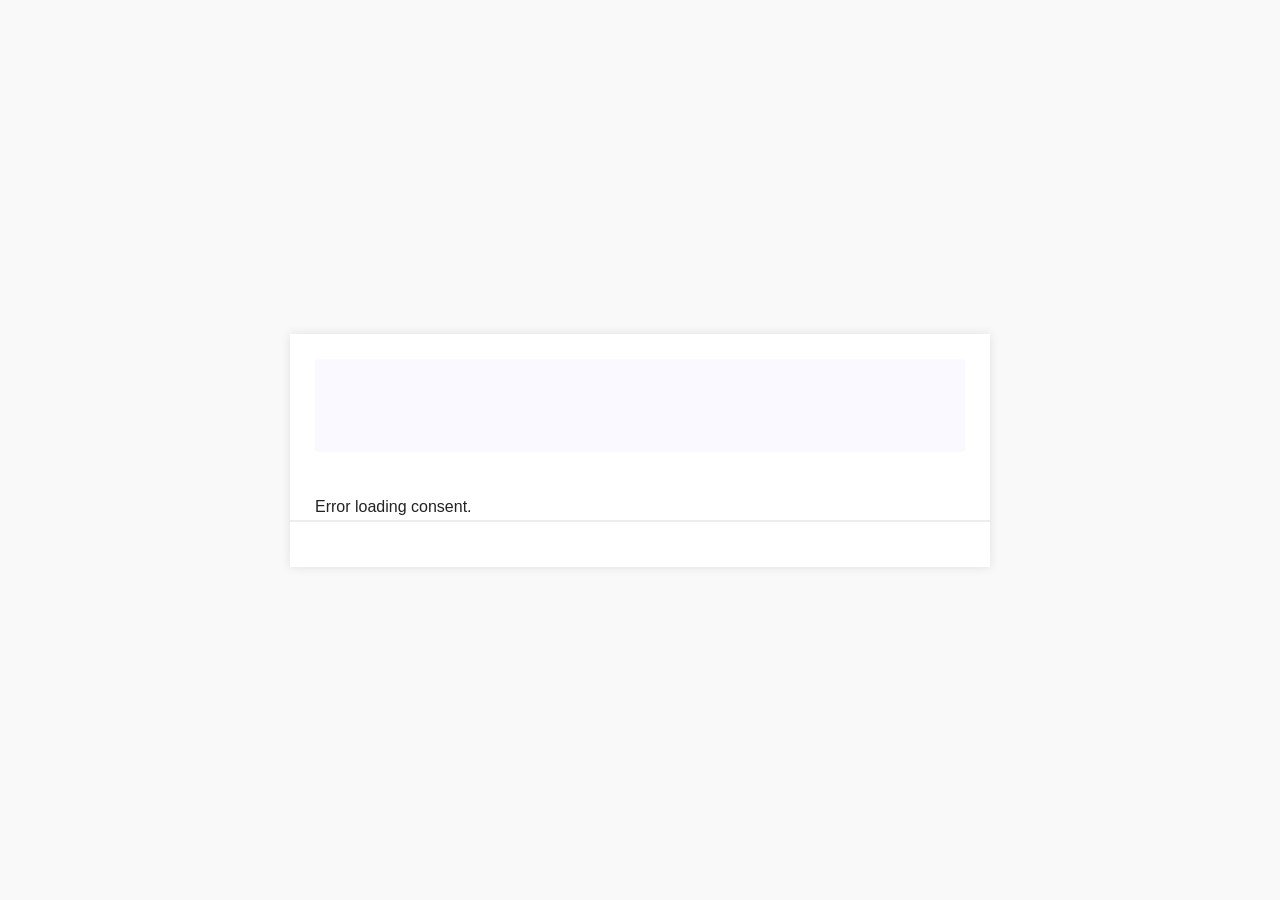
<file: index.html>
<!DOCTYPE html>
<html lang="english">
<head>
  <meta charset="UTF-8" />
  <meta name="viewport" content="width=device-width, initial-scale=1.0" />
  <title>Consent Widget</title>
  <link rel="stylesheet" href="styles.css" />
</head>
<body>
  <div class="widget-container">
   	<div class="header-language-wrapper-container ">
		<div id="language-wrapper" style="display: none;">
		    <div class="dropdown">
			<label for="langSelect">Language Preference <br></label>
			<select id="langSelect"></select>
			</div>
		</div>  
	</div>
    <div class="header-container">
      <div class="logo-area" id="logo-area"></div>
    </div>
    	<div class ="preview-statements">
        <div id="consent-root">Loading consent form...</div>
        <div id="error-message" class="error-message"></div>
        <div id="toast"></div>
      </div> 
      <div class="full-width-footer-border"></div>
      <div class="button-group" id="button-group">
          <button class="cancel" id="cancelBtn" style="display: none;">Cancel</button>
          <button class="submit" id="submitBtn" style="display: none;">Submit</button>
      </div>
    
  </div>
  <script>
    // Configuration options for the consent widget
    window.consentWidgetConfig = {
      consentFormId: "b680785d-b037-48f7-bfb8-bb4c70ef1bb3",
      apiUrl: "https://perf.pre-dataprivacy.com/cpm-api/consent/v1/getConsentFormById",
      submitApiUrl: "https://perf.pre-dataprivacy.com/cpm-api/consent/v1/createOrUpdateConsent",
      dataPrincipalId: [
        {
          key: "email",
          value: "email"
        }
      ],
      showButtons: true,
      showLanguageDropdown: true,
      enableCheckboxes: true,
      enableRadioButtons: true,
      enableDropdowns: true
    };
  </script>
  <script src="script.js"></script>
</body>
</html>
</file>
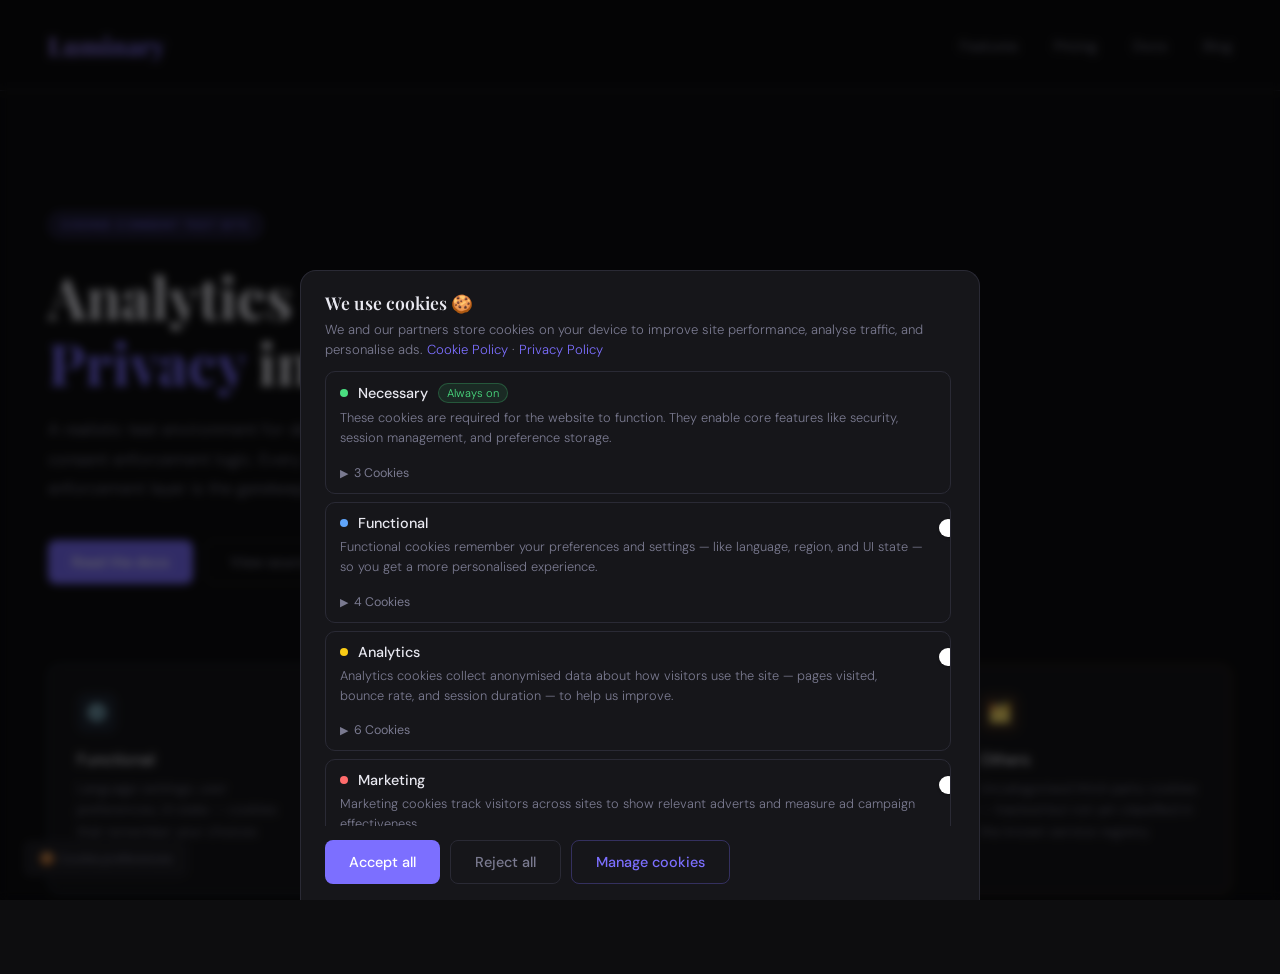
<file: index 3.html>
<!DOCTYPE html>
<html lang="en">
<head>
<meta charset="UTF-8" />
<meta name="viewport" content="width=device-width, initial-scale=1.0" />
<title>Luminary — Analytics Test Site</title>
<link href="https://fonts.googleapis.com/css2?family=Playfair+Display:wght@400;600;700&family=DM+Sans:wght@300;400;500&display=swap" rel="stylesheet" />
<style>
  :root {
    --bg: #0d0d0f;
    --surface: #16161a;
    --surface2: #1e1e24;
    --border: #2a2a35;
    --text: #e8e8f0;
    --muted: #7a7a90;
    --accent: #7c6fff;
    --accent2: #ff6b6b;
    --green: #4ade80;
    --yellow: #facc15;
    --blue: #60a5fa;
    --orange: #fb923c;
  }

  * { box-sizing: border-box; margin: 0; padding: 0; }

  body {
    background: var(--bg);
    color: var(--text);
    font-family: 'DM Sans', sans-serif;
    font-weight: 300;
    min-height: 100vh;
    overflow-x: hidden;
  }

  /* ─── MAIN PAGE ─────────────────────────────── */
  header {
    padding: 28px 48px;
    display: flex;
    align-items: center;
    justify-content: space-between;
    border-bottom: 1px solid var(--border);
    backdrop-filter: blur(10px);
    position: sticky;
    top: 0;
    z-index: 10;
    background: rgba(13,13,15,0.85);
  }

  .logo {
    font-family: 'Playfair Display', serif;
    font-size: 1.6rem;
    font-weight: 700;
    background: linear-gradient(135deg, #a78bff, #7c6fff);
    -webkit-background-clip: text;
    -webkit-text-fill-color: transparent;
    background-clip: text;
  }

  nav a {
    color: var(--muted);
    text-decoration: none;
    margin-left: 32px;
    font-size: 0.9rem;
    font-weight: 400;
    transition: color 0.2s;
  }
  nav a:hover { color: var(--text); }

  .hero {
    padding: 120px 48px 80px;
    max-width: 700px;
  }

  .hero-tag {
    display: inline-block;
    background: rgba(124,111,255,0.15);
    border: 1px solid rgba(124,111,255,0.3);
    color: var(--accent);
    font-size: 0.75rem;
    font-weight: 500;
    text-transform: uppercase;
    letter-spacing: 0.1em;
    padding: 5px 12px;
    border-radius: 100px;
    margin-bottom: 24px;
  }

  h1 {
    font-family: 'Playfair Display', serif;
    font-size: clamp(2.2rem, 5vw, 3.6rem);
    font-weight: 700;
    line-height: 1.15;
    margin-bottom: 20px;
  }

  h1 span { color: var(--accent); }

  .hero p {
    color: var(--muted);
    font-size: 1.05rem;
    line-height: 1.75;
    margin-bottom: 36px;
    max-width: 520px;
  }

  .btn {
    display: inline-flex;
    align-items: center;
    gap: 8px;
    padding: 12px 24px;
    border-radius: 8px;
    font-family: 'DM Sans', sans-serif;
    font-size: 0.9rem;
    font-weight: 500;
    cursor: pointer;
    transition: all 0.2s;
    border: none;
    text-decoration: none;
  }

  .btn-primary {
    background: var(--accent);
    color: #fff;
  }
  .btn-primary:hover { background: #9080ff; transform: translateY(-1px); }

  .btn-ghost {
    background: transparent;
    color: var(--muted);
    border: 1px solid var(--border);
  }
  .btn-ghost:hover { color: var(--text); border-color: var(--muted); }

  .cards {
    display: grid;
    grid-template-columns: repeat(auto-fill, minmax(260px, 1fr));
    gap: 20px;
    padding: 0 48px 80px;
  }

  .card {
    background: var(--surface);
    border: 1px solid var(--border);
    border-radius: 12px;
    padding: 28px;
    transition: border-color 0.2s, transform 0.2s;
  }
  .card:hover { border-color: var(--accent); transform: translateY(-3px); }

  .card-icon {
    width: 40px;
    height: 40px;
    border-radius: 10px;
    display: flex;
    align-items: center;
    justify-content: center;
    font-size: 1.2rem;
    margin-bottom: 16px;
  }

  .card h3 {
    font-size: 1rem;
    font-weight: 500;
    margin-bottom: 8px;
  }

  .card p {
    font-size: 0.85rem;
    color: var(--muted);
    line-height: 1.6;
  }

  .cookie-prefs-btn {
    position: fixed;
    bottom: 24px;
    left: 24px;
    background: var(--surface2);
    border: 1px solid var(--border);
    color: var(--muted);
    font-size: 0.8rem;
    padding: 8px 14px;
    border-radius: 6px;
    cursor: pointer;
    z-index: 50;
    transition: all 0.2s;
    font-family: 'DM Sans', sans-serif;
  }
  .cookie-prefs-btn:hover { color: var(--text); border-color: var(--muted); }

  /* ─── OVERLAY ────────────────────────────────── */
  .overlay {
    display: none;
    position: fixed;
    inset: 0;
    background: rgba(0,0,0,0.6);
    z-index: 100;
    backdrop-filter: blur(4px);
  }
  .overlay.open { display: flex; align-items: flex-end; justify-content: center; }

  /* ─── BANNER ─────────────────────────────────── */
  #banner {
    background: var(--surface);
    border: 1px solid var(--border);
    border-bottom: none;
    border-radius: 16px 16px 0 0;
    padding: 20px 24px 16px;
    max-width: 680px;
    width: 100%;
    max-height: 70vh;
    display: flex;
    flex-direction: column;
    animation: slideUp 0.3s ease-out;
  }

  #banner-scroll {
    overflow-y: auto;
    flex: 1;
    padding-right: 4px;
  }

  #banner-scroll::-webkit-scrollbar { width: 5px; }
  #banner-scroll::-webkit-scrollbar-track { background: transparent; }
  #banner-scroll::-webkit-scrollbar-thumb { background: var(--border); border-radius: 3px; }

  @keyframes slideUp {
    from { transform: translateY(30px); opacity: 0; }
    to   { transform: translateY(0);    opacity: 1; }
  }

  #banner h2 {
    font-family: 'Playfair Display', serif;
    font-size: 1.1rem;
    font-weight: 600;
    margin-bottom: 6px;
  }

  #banner > p {
    color: var(--muted);
    font-size: 0.82rem;
    line-height: 1.5;
    margin-bottom: 12px;
  }

  #banner > p a { color: var(--accent); text-decoration: none; }

  .banner-actions {
    display: flex;
    gap: 10px;
    flex-wrap: wrap;
    margin-top: 14px;
    flex-shrink: 0;
  }

  .btn-accept-all {
    background: var(--accent);
    color: #fff;
  }
  .btn-accept-all:hover { background: #9080ff; }

  .btn-reject-all {
    background: transparent;
    color: var(--muted);
    border: 1px solid var(--border);
  }
  .btn-reject-all:hover { color: var(--text); border-color: var(--muted); }

  .btn-manage {
    background: transparent;
    color: var(--accent);
    border: 1px solid rgba(124,111,255,0.3);
  }
  .btn-manage:hover { border-color: var(--accent); background: rgba(124,111,255,0.08); }

  /* ─── MODAL ──────────────────────────────────── */
  .modal-overlay {
    display: none;
    position: fixed;
    inset: 0;
    background: rgba(0,0,0,0.7);
    z-index: 200;
    backdrop-filter: blur(6px);
    align-items: center;
    justify-content: center;
    padding: 20px;
  }
  .modal-overlay.open { display: flex; }

  .modal {
    background: var(--surface);
    border: 1px solid var(--border);
    border-radius: 16px;
    max-width: 620px;
    width: 100%;
    max-height: 86vh;
    display: flex;
    flex-direction: column;
    animation: popIn 0.25s ease-out;
  }

  @keyframes popIn {
    from { transform: scale(0.96); opacity: 0; }
    to   { transform: scale(1);    opacity: 1; }
  }

  .modal-header {
    padding: 24px 28px 20px;
    border-bottom: 1px solid var(--border);
    display: flex;
    align-items: flex-start;
    justify-content: space-between;
    gap: 12px;
    flex-shrink: 0;
  }

  .modal-header h2 {
    font-family: 'Playfair Display', serif;
    font-size: 1.2rem;
    font-weight: 600;
  }

  .modal-header p {
    font-size: 0.82rem;
    color: var(--muted);
    margin-top: 6px;
    line-height: 1.5;
  }

  .modal-header a { color: var(--accent); text-decoration: none; }

  .modal-close {
    background: none;
    border: none;
    color: var(--muted);
    font-size: 1.4rem;
    cursor: pointer;
    line-height: 1;
    padding: 2px 6px;
    border-radius: 4px;
    flex-shrink: 0;
    transition: color 0.2s;
  }
  .modal-close:hover { color: var(--text); }

  .modal-body {
    overflow-y: auto;
    padding: 20px 28px;
    flex: 1;
  }

  .modal-body::-webkit-scrollbar { width: 6px; }
  .modal-body::-webkit-scrollbar-track { background: var(--surface); }
  .modal-body::-webkit-scrollbar-thumb { background: var(--border); border-radius: 3px; }

  /* ─── CATEGORY ROWS ──────────────────────────── */
  .category {
    border: 1px solid var(--border);
    border-radius: 10px;
    margin-bottom: 8px;
    overflow: hidden;
    transition: border-color 0.2s;
  }
  .category:hover { border-color: #3a3a48; }

  .category-header {
    display: flex;
    align-items: flex-start;
    justify-content: space-between;
    padding: 11px 14px;
    gap: 12px;
  }

  .category-info { flex: 1; min-width: 0; }

  .category-title-row {
    display: flex;
    align-items: center;
    gap: 10px;
    margin-bottom: 5px;
  }

  .category-dot {
    width: 8px;
    height: 8px;
    border-radius: 50%;
    flex-shrink: 0;
  }

  .cat-necessary .category-dot { background: var(--green); }
  .cat-functional .category-dot { background: var(--blue); }
  .cat-analytics .category-dot  { background: var(--yellow); }
  .cat-marketing .category-dot  { background: var(--accent2); }
  .cat-others .category-dot     { background: var(--orange); }

  .category-name {
    font-size: 0.9rem;
    font-weight: 500;
  }

  .always-on {
    font-size: 0.7rem;
    color: var(--green);
    background: rgba(74,222,128,0.1);
    border: 1px solid rgba(74,222,128,0.25);
    padding: 2px 8px;
    border-radius: 100px;
  }

  .category-desc {
    font-size: 0.8rem;
    color: var(--muted);
    line-height: 1.55;
  }

  /* TOGGLE */
  .toggle-wrap {
    flex-shrink: 0;
    padding-top: 2px;
  }

  .toggle {
    position: relative;
    width: 42px;
    height: 24px;
    cursor: pointer;
  }

  .toggle input { opacity: 0; width: 0; height: 0; position: absolute; }

  .toggle-track {
    position: absolute;
    inset: 0;
    background: var(--border);
    border-radius: 12px;
    transition: background 0.25s;
  }

  .toggle input:checked + .toggle-track { background: var(--accent); }
  .toggle input:disabled + .toggle-track { background: var(--green); opacity: 0.8; cursor: not-allowed; }

  .toggle-thumb {
    position: absolute;
    left: 3px;
    top: 3px;
    width: 18px;
    height: 18px;
    background: #fff;
    border-radius: 50%;
    transition: transform 0.25s;
    pointer-events: none;
    box-shadow: 0 1px 3px rgba(0,0,0,0.3);
  }

  .toggle input:checked ~ .toggle-thumb { transform: translateX(18px); }

  /* COOKIE LIST EXPANDER */
  .cookie-expander {
    padding: 0 14px 2px;
  }

  .expander-btn {
    display: flex;
    align-items: center;
    gap: 6px;
    background: none;
    border: none;
    color: var(--muted);
    font-size: 0.78rem;
    font-family: 'DM Sans', sans-serif;
    cursor: pointer;
    padding: 6px 0 10px;
    transition: color 0.2s;
  }
  .expander-btn:hover { color: var(--text); }

  .expander-arrow {
    display: inline-block;
    transition: transform 0.2s;
    font-style: normal;
    font-size: 0.7rem;
  }
  .expander-btn.open .expander-arrow { transform: rotate(90deg); }

  .cookie-list {
    display: none;
    max-height: 180px;
    overflow-y: auto;
    border: 1px solid var(--border);
    border-radius: 8px;
    margin-bottom: 14px;
    background: var(--surface2);
  }
  .cookie-list.open { display: block; }

  .cookie-list::-webkit-scrollbar { width: 5px; }
  .cookie-list::-webkit-scrollbar-track { background: var(--surface2); }
  .cookie-list::-webkit-scrollbar-thumb { background: var(--border); border-radius: 3px; }

  .cookie-item {
    padding: 11px 14px;
    border-bottom: 1px solid var(--border);
    font-size: 0.78rem;
  }
  .cookie-item:last-child { border-bottom: none; }

  .cookie-item-name {
    color: var(--text);
    font-weight: 500;
    margin-bottom: 3px;
  }

  .cookie-item-meta {
    display: flex;
    gap: 16px;
    color: var(--muted);
  }

  .cookie-item-meta span { display: flex; align-items: center; gap: 4px; }

  /* MODAL FOOTER */
  .modal-footer {
    padding: 16px 28px;
    border-top: 1px solid var(--border);
    display: flex;
    gap: 10px;
    justify-content: flex-end;
    flex-wrap: wrap;
    flex-shrink: 0;
  }

  .btn-save {
    background: var(--accent);
    color: #fff;
  }
  .btn-save:hover { background: #9080ff; }

  /* ─── TOAST ──────────────────────────────────── */
  #toast {
    position: fixed;
    bottom: 80px;
    left: 50%;
    transform: translateX(-50%) translateY(20px);
    background: var(--surface2);
    border: 1px solid var(--border);
    color: var(--text);
    padding: 10px 20px;
    border-radius: 8px;
    font-size: 0.85rem;
    opacity: 0;
    transition: all 0.3s;
    z-index: 1000;
    white-space: nowrap;
  }
  #toast.show {
    opacity: 1;
    transform: translateX(-50%) translateY(0);
  }
</style>
</head>
<body>

<!-- ─── MAIN PAGE ─────────────────────────────────────────── -->
<header>
  <div class="logo">Luminary</div>
  <nav>
    <a href="#">Features</a>
    <a href="#">Pricing</a>
    <a href="#">Docs</a>
    <a href="#">Blog</a>
  </nav>
</header>

<section class="hero">
  <div class="hero-tag">Cookie Consent Test Site</div>
  <h1>Analytics &amp;<br/><span>Privacy</span> in balance.</h1>
  <p>A realistic test environment for developing and verifying cookie consent enforcement logic. Every tracker loads freely — your enforcement layer is the gatekeeper.</p>
  <div style="display:flex; gap:12px; flex-wrap:wrap;">
    <button class="btn btn-primary" onclick="showToast('Navigating to docs…')">Read the docs</button>
    <button class="btn btn-ghost" onclick="showToast('Viewing source…')">View source</button>
  </div>
</section>

<section class="cards">
  <div class="card cat-functional" style="border-color: rgba(96,165,250,0.2)">
    <div class="card-icon" style="background: rgba(96,165,250,0.1); color: var(--blue);">⚙️</div>
    <h3>Functional</h3>
    <p>Language settings, user preferences, UI state — cookies that remember your choices across sessions.</p>
  </div>
  <div class="card cat-analytics" style="border-color: rgba(250,204,21,0.2)">
    <div class="card-icon" style="background: rgba(250,204,21,0.1); color: var(--yellow);">📊</div>
    <h3>Analytics</h3>
    <p>Google Analytics 4 and Hotjar tracking — real <code style="font-size:0.75rem; color:var(--yellow)">_ga</code>, <code style="font-size:0.75rem; color:var(--yellow)">_ga_XXXXXX</code>, and session cookies.</p>
  </div>
  <div class="card cat-marketing" style="border-color: rgba(255,107,107,0.2)">
    <div class="card-icon" style="background: rgba(255,107,107,0.1); color: var(--accent2);">📣</div>
    <h3>Marketing</h3>
    <p>Facebook Pixel, Google Ads, LinkedIn Insight — ad attribution and retargeting cookies.</p>
  </div>
  <div class="card cat-others" style="border-color: rgba(251,146,60,0.2)">
    <div class="card-icon" style="background: rgba(251,146,60,0.1); color: var(--orange);">🗂️</div>
    <h3>Others</h3>
    <p>Uncategorised third-party cookies — tracked but not yet classified in the known service registry.</p>
  </div>
</section>

<!-- Cookie prefs re-open button -->
<button class="cookie-prefs-btn" onclick="openModal()">🍪 Cookie preferences</button>

<!-- ─── BANNER OVERLAY ─────────────────────────────────────── -->
<div class="overlay open" id="bannerOverlay">
  <div id="banner">
    <h2>We use cookies 🍪</h2>
    <p>
      We and our partners store cookies on your device to improve site performance, analyse traffic, and personalise ads.
      <a href="#">Cookie Policy</a> · <a href="#">Privacy Policy</a>
    </p>

    <div id="banner-scroll">
      <!-- Category toggles in banner -->
      <div id="bannerCategories"></div>
    </div>

    <div class="banner-actions">
      <button class="btn btn-accept-all" onclick="acceptAll()">Accept all</button>
      <button class="btn btn-reject-all" onclick="rejectAll()">Reject all</button>
      <button class="btn btn-manage" onclick="openModal()">Manage cookies</button>
    </div>
  </div>
</div>

<!-- ─── PREFERENCES MODAL ─────────────────────────────────── -->
<div class="modal-overlay" id="modalOverlay">
  <div class="modal">
    <div class="modal-header">
      <div>
        <h2>Cookie Preferences</h2>
        <p>
          Manage which cookies you allow. Essential cookies are always on.
          <a href="#">Learn more</a>
        </p>
      </div>
      <button class="modal-close" onclick="closeModal()" aria-label="Close">×</button>
    </div>
    <div class="modal-body" id="modalBody"></div>
    <div class="modal-footer">
      <button class="btn btn-reject-all" onclick="rejectAll()">Reject all</button>
      <button class="btn btn-manage" onclick="savePrefs()">Save preferences</button>
      <button class="btn btn-accept-all" onclick="acceptAll()">Accept all</button>
    </div>
  </div>
</div>

<div id="toast"></div>

<script>
// ─── COOKIE DATA ──────────────────────────────────────────────
const CATEGORIES = [
  {
    id: 'necessary',
    label: 'Necessary',
    cls: 'cat-necessary',
    always: true,
    desc: 'These cookies are required for the website to function. They enable core features like security, session management, and preference storage.',
    cookies: [
      { name: 'PHPSESSID',   host: 'luminary.io',        service: 'PHP Session' },
      { name: '__cfduid',    host: 'luminary.io',        service: 'Cloudflare' },
      { name: 'csrf_token',  host: 'luminary.io',        service: 'CSRF Protection' },
    ]
  },
  {
    id: 'functional',
    label: 'Functional',
    cls: 'cat-functional',
    desc: 'Functional cookies remember your preferences and settings — like language, region, and UI state — so you get a more personalised experience.',
    cookies: [
      { name: 'lang_pref',      host: 'luminary.io',     service: 'Language Preference' },
      { name: 'ui_theme',       host: 'luminary.io',     service: 'Theme Preference' },
      { name: 'intercom-id',    host: 'intercom.io',     service: 'Intercom' },
      { name: 'intercom-sess',  host: 'intercom.io',     service: 'Intercom' },
    ]
  },
  {
    id: 'analytics',
    label: 'Analytics',
    cls: 'cat-analytics',
    desc: 'Analytics cookies collect anonymised data about how visitors use the site — pages visited, bounce rate, and session duration — to help us improve.',
    cookies: [
      { name: '_ga',            host: '.luminary.io',    service: 'Google Analytics' },
      { name: '_ga_XK2B4F9T1R', host: '.luminary.io',   service: 'Google Analytics 4' },
      { name: '_gid',           host: '.luminary.io',    service: 'Google Analytics' },
      { name: '_hjid',          host: 'luminary.io',     service: 'Hotjar' },
      { name: '_hjSessionUser', host: 'luminary.io',     service: 'Hotjar' },
      { name: '_hjSession',     host: 'luminary.io',     service: 'Hotjar' },
    ]
  },
  {
    id: 'marketing',
    label: 'Marketing',
    cls: 'cat-marketing',
    desc: 'Marketing cookies track visitors across sites to show relevant adverts and measure ad campaign effectiveness.',
    cookies: [
      { name: '_fbp',           host: '.luminary.io',    service: 'Facebook Pixel' },
      { name: 'fr',             host: '.facebook.com',   service: 'Facebook Pixel' },
      { name: 'IDE',            host: '.doubleclick.net',service: 'Google Ads' },
      { name: '_gcl_au',        host: '.luminary.io',    service: 'Google Ads' },
      { name: 'li_fat_id',      host: 'luminary.io',     service: 'LinkedIn Insight' },
    ]
  },
  {
    id: 'others',
    label: 'Others',
    cls: 'cat-others',
    desc: 'These cookies have been observed on the site but have not yet been matched to a known service. They will be categorised in a future scan.',
    cookies: [
      { name: 'AnalyticsSyncHistory', host: '.linkedin.com', service: 'LinkedIn' },
      { name: 'UserMatchHistory',     host: '.linkedin.com', service: 'LinkedIn' },
      { name: 'sp_t',                 host: '.spotify.com',  service: 'Spotify' },
    ]
  }
];

// State: { functional: true/false, analytics: true/false, ... }
const state = { necessary: true, functional: false, analytics: false, marketing: false, others: false };

// ─── RENDER ───────────────────────────────────────────────────
function renderCategories(containerId, compact = false) {
  const el = document.getElementById(containerId);
  el.innerHTML = CATEGORIES.map(cat => {
    const count = cat.cookies.length;
    const isAlways = cat.always;
    const checked = state[cat.id];
    return `
      <div class="category ${cat.cls}">
        <div class="category-header">
          <div class="category-info">
            <div class="category-title-row">
              <div class="category-dot"></div>
              <span class="category-name">${cat.label}</span>
              ${isAlways ? '<span class="always-on">Always on</span>' : ''}
            </div>
            <p class="category-desc">${cat.desc}</p>
          </div>
          <div class="toggle-wrap">
            <label class="toggle">
              <input type="checkbox" data-cat="${cat.id}"
                ${checked ? 'checked' : ''}
                ${isAlways ? 'disabled' : ''}
                onchange="onToggle('${cat.id}', this.checked)" />
              <div class="toggle-track"></div>
              <div class="toggle-thumb"></div>
            </label>
          </div>
        </div>
        <div class="cookie-expander">
          <button class="expander-btn" onclick="toggleList(this)">
            <i class="expander-arrow">▶</i>
            ${count} Cookie${count !== 1 ? 's' : ''}
          </button>
          <div class="cookie-list">
            ${cat.cookies.map(c => `
              <div class="cookie-item">
                <div class="cookie-item-name">${c.name}</div>
                <div class="cookie-item-meta">
                  <span>🌐 ${c.host}</span>
                  <span>⚙ ${c.service}</span>
                </div>
              </div>`).join('')}
          </div>
        </div>
      </div>`;
  }).join('');
}

function toggleList(btn) {
  btn.classList.toggle('open');
  const list = btn.nextElementSibling;
  list.classList.toggle('open');
}

function onToggle(catId, val) {
  state[catId] = val;
  // Sync the other container
  document.querySelectorAll(`[data-cat="${catId}"]`).forEach(el => {
    el.checked = val;
  });
}

// ─── ACTIONS ──────────────────────────────────────────────────
function acceptAll() {
  CATEGORIES.forEach(c => { state[c.id] = true; });
  closeBanner();
  closeModal();
  showToast('✓ All cookies accepted');
}

function acceptSelected() {
  // Save whatever toggles are currently checked in the banner
  closeBanner();
  closeModal();
  const on = CATEGORIES.filter(c => state[c.id]).map(c => c.label).join(', ');
  showToast(`✓ Accepted: ${on}`);
}

function rejectAll() {
  CATEGORIES.forEach(c => { if (!c.always) state[c.id] = false; });
  closeBanner();
  closeModal();
  showToast('✓ All non-essential cookies rejected');
}

function savePrefs() {
  closeModal();
  closeBanner();
  const on = CATEGORIES.filter(c => state[c.id]).map(c => c.label).join(', ');
  showToast(`✓ Saved: ${on}`);
}

function closeBanner() {
  document.getElementById('bannerOverlay').classList.remove('open');
}

function openModal() {
  closeBanner();
  renderCategories('modalBody');
  document.getElementById('modalOverlay').classList.add('open');
}

function closeModal() {
  document.getElementById('modalOverlay').classList.remove('open');
}

function showToast(msg) {
  const t = document.getElementById('toast');
  t.textContent = msg;
  t.classList.add('show');
  setTimeout(() => t.classList.remove('show'), 2600);
}

// ─── INIT ─────────────────────────────────────────────────────
renderCategories('bannerCategories');
</script>
</body>
</html>
</file>
<file: styles.css>
/* Base Styling */
body {
  font-family: Arial, sans-serif;
  background: #f9f9f9;
  margin: 0;
  min-height: 100vh;

  display: flex;
  justify-content: center;
  align-items: center;
}

.widget-container {
  display: flex;
  flex-direction: column;
  background: #fff;
  width: 90%;                  
  max-width: 700px;           
  max-height: 90vh;           
  padding: 20px;
  border-radius: 0px;
  box-shadow: 0 0 10px rgba(0,0,0,0.1);
  overflow: hidden;           
}

.header-container {
  display: flex;
  justify-content: space-between;
  align-items: center;
  margin-bottom: 15px;
  flex-shrink: 0;              
    }


.widget-container {
  font-family: -apple-system, BlinkMacSystemFont, "Segoe UI", Roboto, "Helvetica Neue", Arial, sans-serif;
  color: #222;
  box-sizing: border-box;
  padding: 25px;
}

.header-container {
  display: flex;
  align-items: center;
  justify-content: flex-start;
  padding: 6px 0;
}


.logo-area {
  display: flex;
  gap: 8px;
  align-items: center;
  width: 100%;
  max-width: 760px;
  box-sizing: border-box;
  padding: 2px 0;
}

.logo-area .branding-logo {
  display: block;
  height: 36px;      
  width: auto;
  object-fit: contain;
}

.logo-area .branding-text {
  display: flex;
  flex-direction: column;
  justify-content: center;
}

.company-name {
  font-weight: 600;
  font-size: 16px;
  line-height: 1;
  color: #111;
  white-space: nowrap;
}

.company-subtitle {
  font-size: 12px;
  color: #666;
  margin-top: 2px;
  white-space: nowrap;
}


.logo-area.left {
  flex-direction: row;
  justify-content: flex-start;
  text-align: left;
  align-items: center;
}

.logo-area.center {
  flex-direction: column;
  justify-content: center;
  align-items: center;
  text-align: center;
}
.logo-area.center .branding-logo {
  margin-bottom: 6px;
}
.logo-area.center .branding-text {
  align-items: center;
}

.logo-area.right {
  flex-direction: row-reverse; 
  justify-content: end;
  text-align: right;
  align-items: center;
}

.logo-area.right .branding-text { text-align: right; }

@media (max-width: 600px) {
  .header-container {
    justify-content: center;
  }

  .logo-area,
  .logo-area.left,
  .logo-area.right {
    flex-direction: column;
    align-items: center;
    text-align: center;
  }

  .logo-area .branding-logo {
    height: 30px;
  }

  .company-name { font-size: 15px; white-space: normal; }
  .company-subtitle { font-size: 12px; }
}

.branding-logo.hidden { display: none; }
.header-language-wrapper-container {

  display: flex;
  justify-content: start;
  align-items: center;
  margin-bottom: 15px;
  flex-shrink: 0;              
  height: 93px;
  background-color: #F9F9FF;
  border-radius: 4px;
  font: normal normal bold 12px / 20px 'Noto Sans', sans-serif;
  letter-spacing: 0px;
  color: #606190;
  padding-left: 20px;


}

.dropdown {
  width: 199px;
}

.dropdown label {
  font-weight: bold;
  font-size: 12px;
  color: #606190;
}

.dropdown select {
  width: 100%;
  background: #FAFBFF;
  border: 1px solid #E2E2FB;
  border-radius: 2px;
  font-size: 12px;
  font-family: 'Noto Sans', sans-serif;
  color: #5B5D98;
  padding: 8px 10px;
  cursor: pointer;
  appearance: none;             
  background-image: url('data:image/svg+xml;utf8,<svg fill="%23606190" height="12" viewBox="0 0 24 24" width="12" xmlns="http://www.w3.org/2000/svg"><path d="M7 10l5 5 5-5z"/></svg>');
  background-repeat: no-repeat;
  background-position: right 12px center;
  background-size: 16px;
}

.dropdown select:hover,
.dropdown select:focus {
  border-color: #606190;
  outline: none;
}

.preview-statements {
  flex: 1;                     
  overflow-y: auto;
  overflow-x: hidden;
  padding-right: 5px;          
}
.permission-block {
  margin-bottom: 20px;
}

.permission-block p {
  margin: 0 0 6px 0;       
  font-size: 14px;
  color: #606190;
}

.permission-block label {
  display: flex;
  align-items: center;
  gap: 6px;                
  margin: 6px 0;
  font-size: 12px;
  color: #43436C;
  line-height: 1.4;
}

.permission-block input[type="radio"],
.permission-block input[type="checkbox"] {
  vertical-align: middle;
  margin: 0;
  transform: translateY(-1px); 
}

.permission-block select {
  display: block;
  margin-top: 6px;
  font-size: 12px;
  color: #43436C;
  padding: 4px 28px 4px 8px;   
  border: 1px solid #E2E2FB; 
  border-radius: 2px;
  background-color: #fff;
  width: auto;
  min-width: 120px;
  appearance: none;            
  background-image: url('data:image/svg+xml;utf8,<svg fill="%23606190" height="12" viewBox="0 0 24 24" width="12" xmlns="http://www.w3.org/2000/svg"><path d="M7 10l5 5 5-5z"/></svg>');
  background-repeat: no-repeat;
  background-position: right 8px center;
  background-size: 15px;
  cursor: pointer;
  transition: border-color 0.2s ease, box-shadow 0.2s ease;
}

.permission-block select:hover,
.permission-block select:focus {
  border-color: #606190;      
  outline: none;
  box-shadow: none;           
}

.permission-block select:disabled {
  background-color: #f5f5f5;
  color: #aaa;
  cursor: not-allowed;
}


    .button-group {
      margin-top: 20px;
      display: flex;
      gap: 10px;
      justify-content: flex-start; 
    }

    .button-group.left {
      justify-content: flex-start;
    }

    .button-group.center {
      justify-content: center;
    }

    .button-group.right {
      justify-content: flex-end;
    }

button {
  padding: 10px 20px;
  border: none;
  cursor: pointer;
  font-size: 14px;
}

.submit {
  padding: 6px 24px;    
  background-color: #007bff;
  color: #fff;
  border: 2px solid;
}

.cancel {
  padding: 6px 24px;    
  background-color: #6c757d;
  color: #fff;
  border: 2px solid;
}

button:hover {
  opacity: 0.9;
}

.error-message {
  color: red;
  font-size: 12px;
  margin-top: 4px;
  text-align: left;
}

.error-border {
  border: 1px solid red !important;
}

.full-width-footer-border {
    border-bottom: 2px solid #EBEDEE;
    width: calc(100% + 3.33rem);
    margin-left: -1.7rem;
    margin-right: -1rem;
}

.permission-title {
  display: inline-flex;
  align-items: baseline; 
  font-size: 14px;
  color: #606190;
  margin: 0 0 6px 0;
  gap: 2px;
}

.permission-title .mandatory {
  color: inherit;
  font-size: inherit;
  font-weight: inherit;
  line-height: inherit;
}



#toast {
  position: absolute;
  top: 50%;
  left: 50%;
  transform: translate(-50%, -50%);

  min-width: 200px;
  max-width: 80%;
  padding: 14px 18px;

  background-color: #333;
  color: #fff;
  text-align: center;
  border-radius: 6px;

  font-size: 13px;
  z-index: 9999;

  visibility: hidden;
  opacity: 0;
  transition: opacity 0.3s ease;
}

#toast.show {
  visibility: visible;
  opacity: 1;
}
</file>
